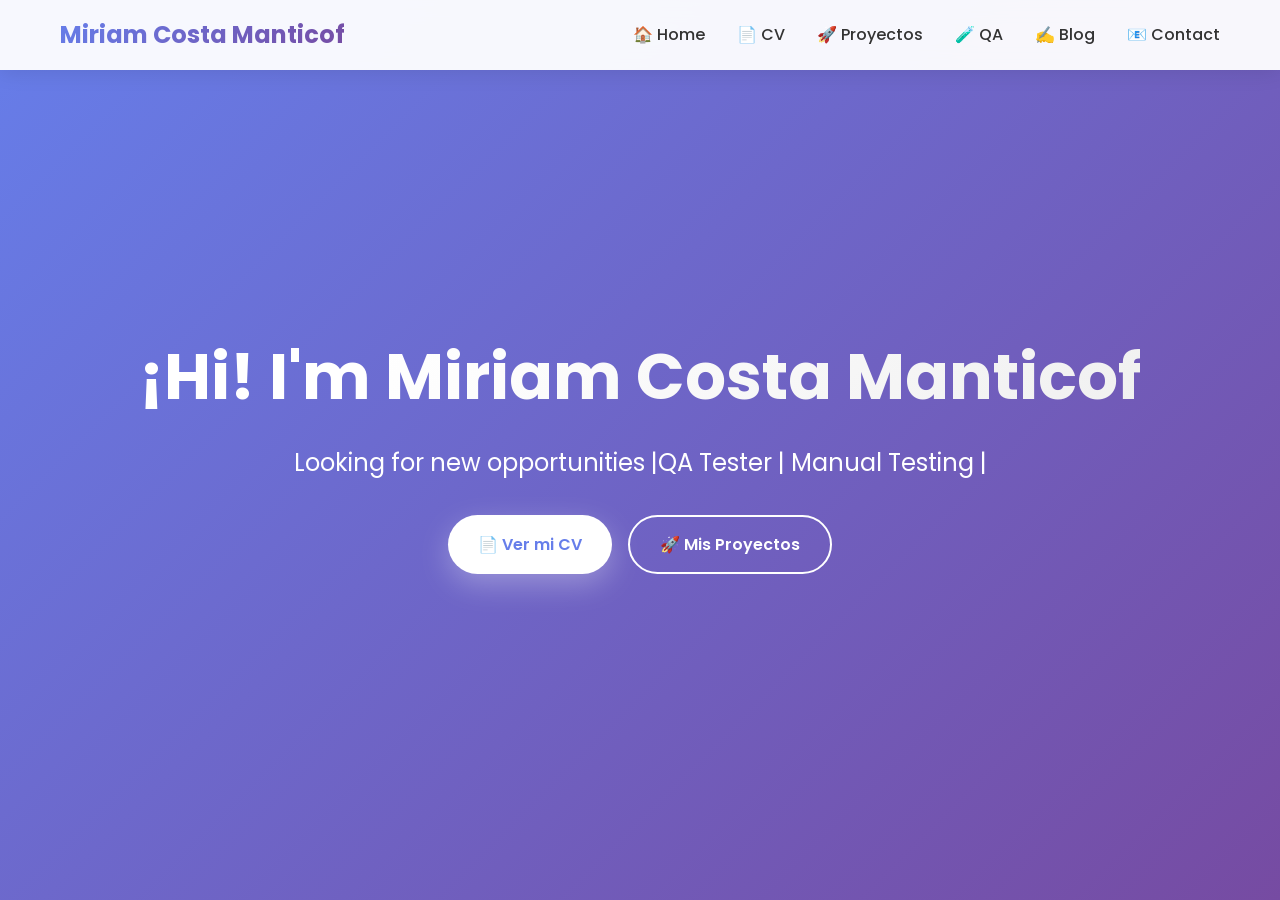
<file: index.html>
<!DOCTYPE html>
<html lang="es">
<head>
    <meta charset="UTF-8">
    <meta name="viewport" content="width=device-width, initial-scale=1.0">
    <title>Miriam Costa Manticof - Home</title>
    <link href="https://cdnjs.cloudflare.com/ajax/libs/font-awesome/6.4.0/css/all.min.css" rel="stylesheet">
    <link href="https://fonts.googleapis.com/css2?family=Poppins:wght@300;400;500;600;700&display=swap" rel="stylesheet">
    
    <!-- CSS COMPARTIDOS -->
    <link rel="stylesheet" href="variables.css">
    <link rel="stylesheet" href="general.css">
    <link rel="stylesheet" href="cv.css">
    
    <style>
        /* ESTILOS ESPECÍFICOS DEL HOME */
        .hero {
            min-height: 100vh;
            display: flex;
            align-items: center;
            justify-content: center;
            text-align: center;
            color: var(--white);
            padding: 0 20px;
        }

        .hero h1 {
            font-size: 4em;
            font-weight: 700;
            margin-bottom: 1rem;
            animation: fadeInUp 1s ease;
        }

        .hero .subtitle {
            font-size: 1.5em;
            margin-bottom: 2rem;
            opacity: 0.9;
            animation: fadeInUp 1s ease 0.2s both;
        }

        .cta-buttons {
            display: flex;
            gap: 1rem;
            justify-content: center;
            flex-wrap: wrap;
            animation: fadeInUp 1s ease 0.4s both;
        }

        .btn {
            padding: 15px 30px;
            border-radius: 50px;
            text-decoration: none;
            font-weight: 600;
            transition: all 0.3s ease;
            display: inline-flex;
            align-items: center;
            gap: 10px;
        }

        .btn-primary {
            background: var(--white);
            color: var(--primary-color);
            box-shadow: 0 10px 30px rgba(255,255,255,0.3);
        }

        .btn-secondary {
            background: transparent;
            color: var(--white);
            border: 2px solid var(--white);
        }

        .btn:hover {
            transform: translateY(-3px);
            box-shadow: 0 15px 40px rgba(0,0,0,0.2);
        }

        @keyframes fadeInUp {
            from {
                opacity: 0;
                transform: translateY(30px);
            }
            to {
                opacity: 1;
                transform: translateY(0);
            }
        }

        @media (max-width: 768px) {
            .hero h1 { font-size: 2.5em; }
            .cta-buttons { flex-direction: column; align-items: center; }
        }
    </style>
</head>
<body>
    <!-- NAVBAR -->
    <nav class="navbar">
        <div class="nav-container">
            <div class="logo">Miriam Costa Manticof </div>
            <ul class="nav-links">
                <li><a href="index.html">🏠 Home</a></li>
                <li><a href="cv.html">📄 CV</a></li>
                <li><a href="proyectos.html">🚀 Proyectos</a></li>
                <li><a href="qa.html">🧪 QA</a></li>
                <li><a href="blog.html">✍️ Blog</a></li>
                <li><a href="contact.html">📧 Contact</a></li>
            </ul>
        </div>
    </nav>

    <!-- HERO SECTION (SIN CONTENEDOR BLANCO) -->
    <section class="hero">
        <div>
            <h1>¡Hi! I'm <span style="background: linear-gradient(135deg, #fff 0%, #f0f0f0 100%); -webkit-background-clip: text; -webkit-text-fill-color: transparent;">Miriam Costa Manticof</span></h1>
            <p class="subtitle">Looking for new opportunities |QA Tester | Manual Testing | </p>
            <div class="cta-buttons">
                <a href="cv.html" class="btn btn-primary">📄 Ver mi CV</a>
                <a href="proyectos.html" class="btn btn-secondary">🚀 Mis Proyectos</a>
            </div>
        </div>
    </section>
</body>
</html>
</file>
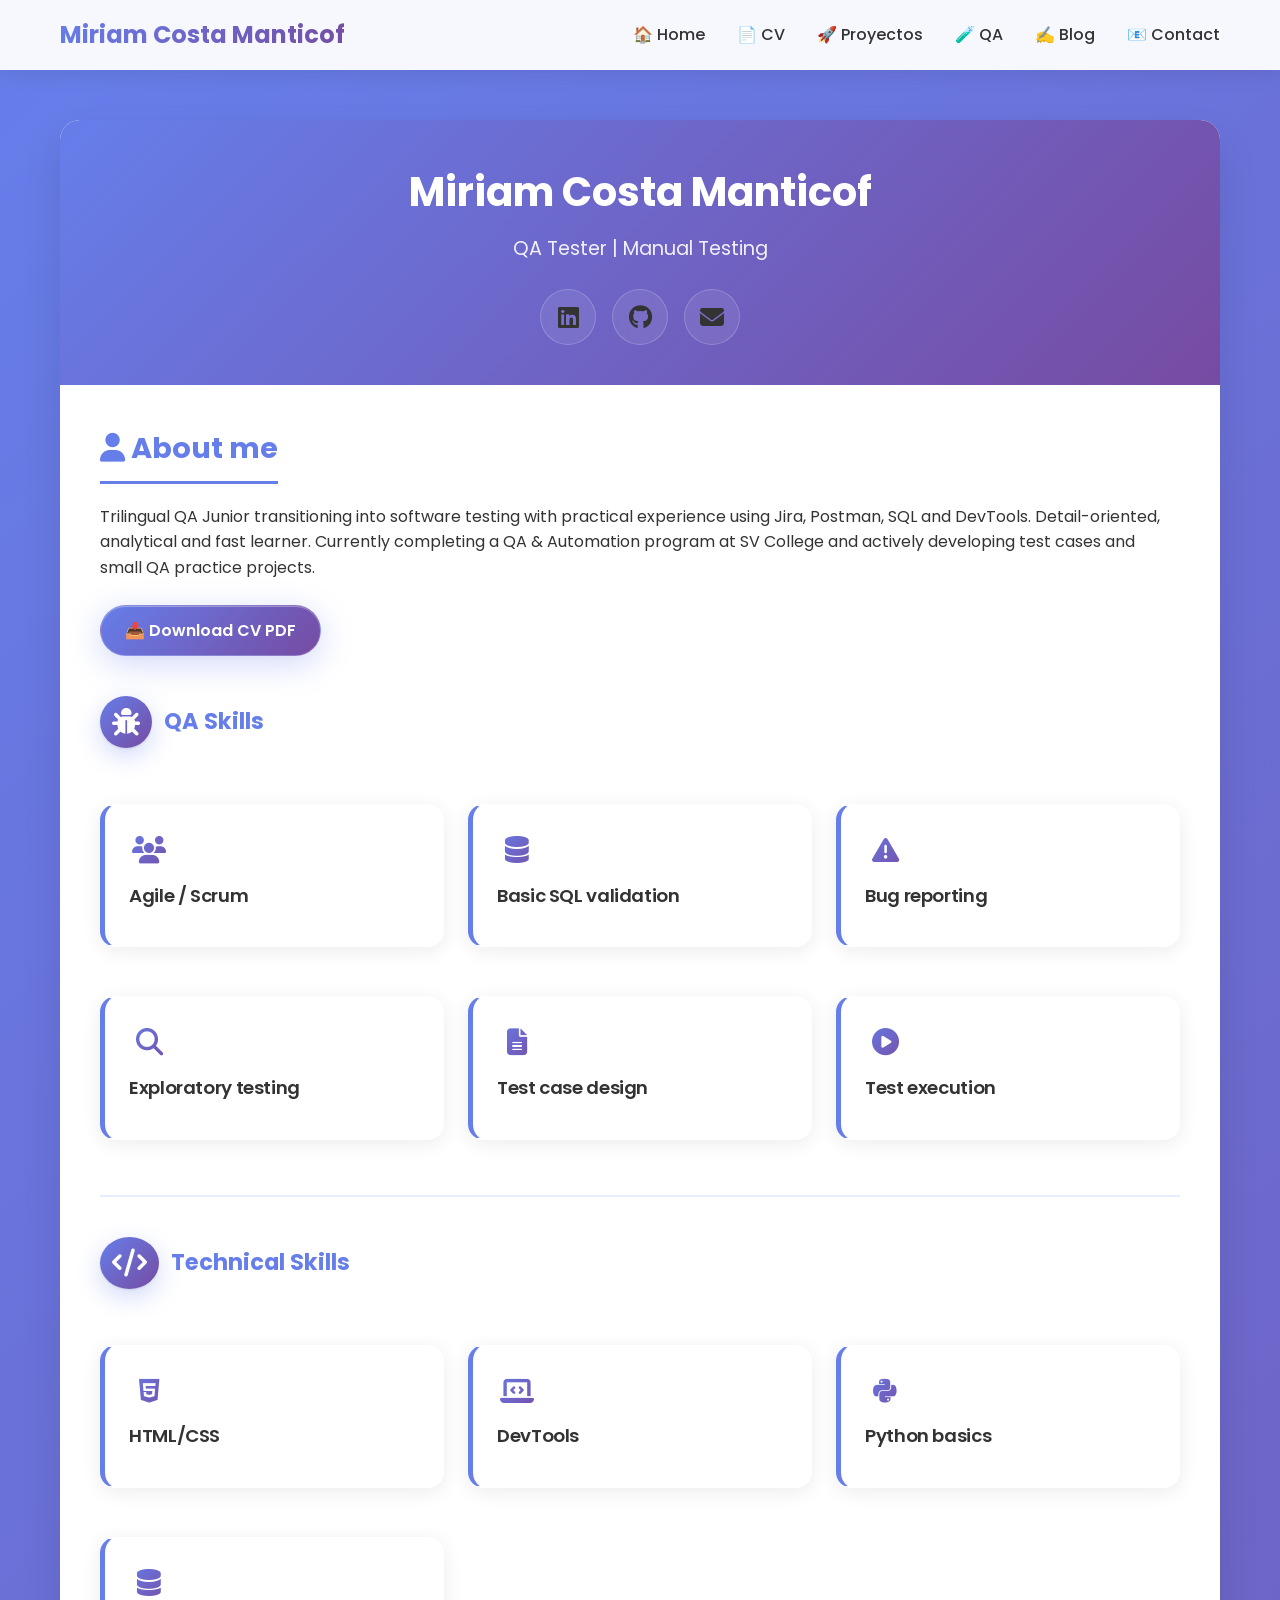
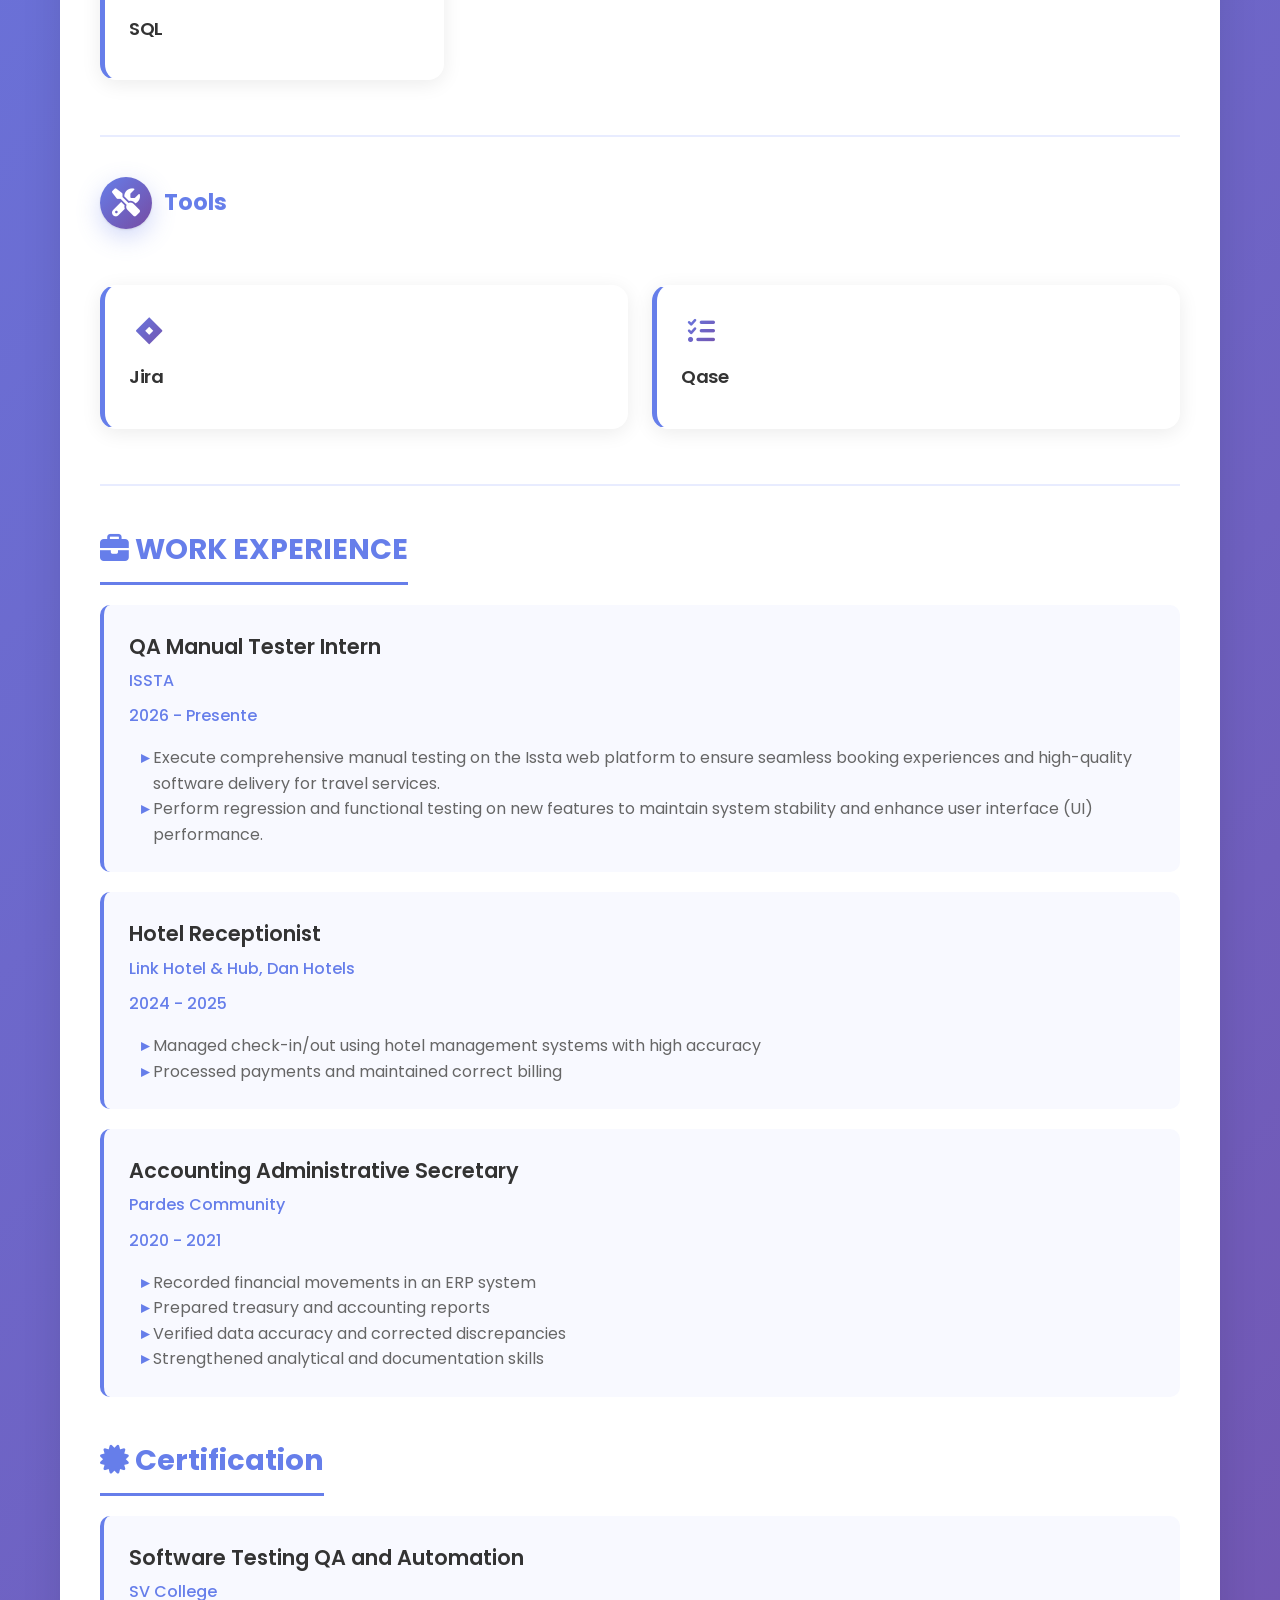
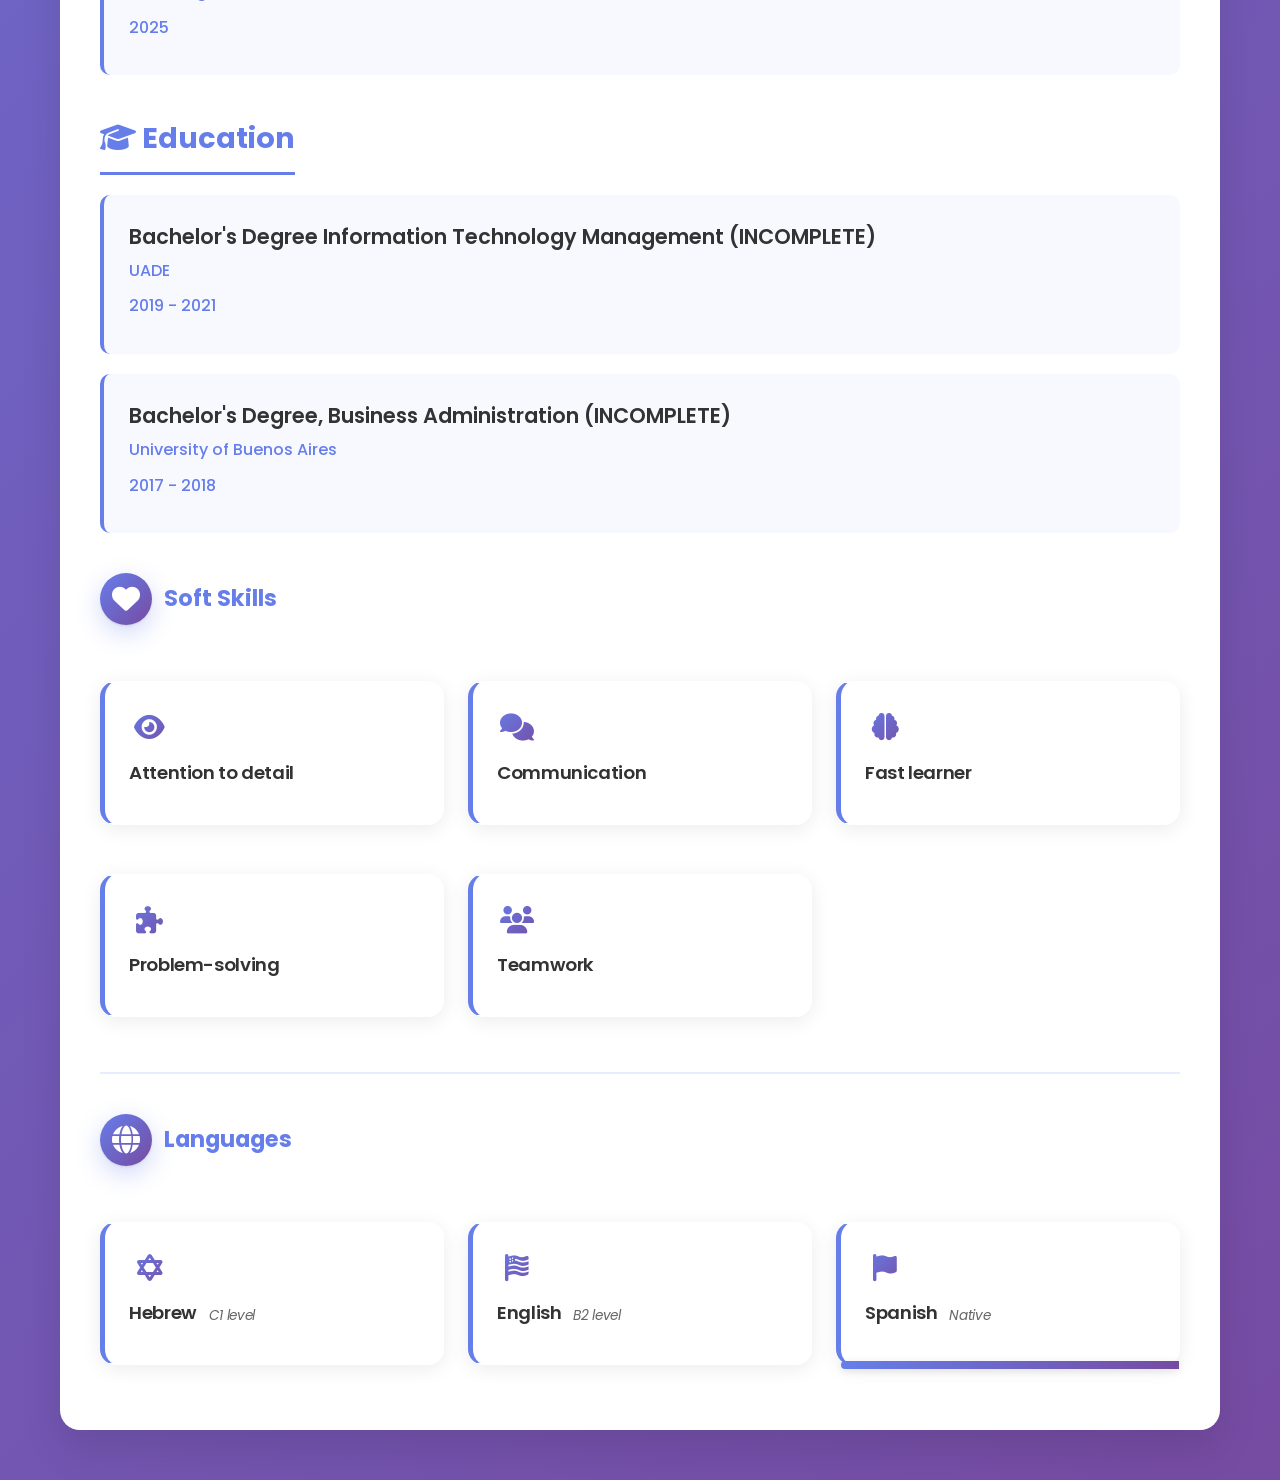
<file: cv.html>
<!DOCTYPE html>
<html lang="es">
<head>
    <meta charset="UTF-8">
    <meta name="viewport" content="width=device-width, initial-scale=1.0">
    <title>CV - Miriam Costa Manticof</title>
    <link href="https://cdnjs.cloudflare.com/ajax/libs/font-awesome/6.4.0/css/all.min.css" rel="stylesheet">
    <link href="https://fonts.googleapis.com/css2?family=Poppins:wght@300;400;500;600;700&display=swap" rel="stylesheet">
    <link rel="stylesheet" href="variables.css">
    <link rel="stylesheet" href="general.css">
    <link rel="stylesheet" href="cv.css">
</head>
<body>
    <!-- NAVBAR -->
    <nav class="navbar">
        <div class="nav-container">
            <div class="logo">Miriam Costa Manticof</div>
            <ul class="nav-links">
                <li><a href="index.html">🏠 Home</a></li>
                <li><a href="cv.html">📄 CV</a></li>
                <li><a href="proyectos.html">🚀 Proyectos</a></li>
                <li><a href="qa.html">🧪 QA</a></li>
                <li><a href="blog.html">✍️ Blog</a></li>
                <li><a href="contact.html">📧 Contact</a></li>
            </ul>
        </div>
    </nav>

    <div class="container">
        <div class="profile">
            <div class="profile-header">
                <h1>Miriam Costa Manticof</h1>
                <p class="profile-subtitle">QA Tester | Manual Testing</p>
                <div class="social-links">
                    <a href="https://www.linkedin.com/in/miriamcostamanticof/" target="_blank" aria-label="LinkedIn">
                        <i class="fab fa-linkedin"></i>
                    </a>
                    <a href="https://github.com/tuusuario" target="_blank" aria-label="GitHub">
                        <i class="fab fa-github"></i>
                    </a>
                    <a href="mailto:manticof.miri@gmail.com" aria-label="Email">
                        <i class="fas fa-envelope"></i>
                    </a>
                </div>
            </div>
            
            <div class="profile-content">
                <!-- ABOUT ME -->
                <section class="section" data-section="about">
                    <h2 class="section-title"><i class="fas fa-user"></i> About me</h2>
                    <p>Trilingual QA Junior transitioning into software testing with practical experience using Jira, Postman, SQL and DevTools. Detail-oriented, analytical and fast learner. Currently completing a QA & Automation program at SV College and actively developing test cases and small QA practice projects.</p>
                    <a href="Miriam-CV.pdf" download class="download-btn">📥 Download CV PDF</a>
                </section>

                <!-- QA SKILLS -->
                <section class="skills-section" data-skills="qa">
                    <h4><i class="fas fa-bug"></i> QA Skills</h4>
                    <div class="skills-grid">
                        <div class="skill-item" data-progress="90">
                            <div class="skill-icon"><i class="fas fa-users"></i></div>
                            <h3>Agile / Scrum</h3>
                        </div>
                        <div class="skill-item" data-progress="80">
                            <div class="skill-icon"><i class="fas fa-database"></i></div>
                            <h3>Basic SQL validation</h3>
                        </div>
                        <div class="skill-item" data-progress="95">
                            <div class="skill-icon"><i class="fas fa-exclamation-triangle"></i></div>
                            <h3>Bug reporting</h3>
                        </div>
                        <div class="skill-item" data-progress="92">
                            <div class="skill-icon"><i class="fas fa-search"></i></div>
                            <h3>Exploratory testing</h3>
                        </div>
                        <div class="skill-item" data-progress="88">
                            <div class="skill-icon"><i class="fas fa-file-alt"></i></div>
                            <h3>Test case design</h3>
                        </div>
                        <div class="skill-item" data-progress="90">
                            <div class="skill-icon"><i class="fas fa-play-circle"></i></div>
                            <h3>Test execution</h3>
                        </div>
                    </div>
                </section>

                <!-- TECHNICAL SKILLS -->
                <section class="skills-section" data-skills="technical">
                    <h4><i class="fas fa-code"></i> Technical Skills</h4>
                    <div class="skills-grid">
                        <div class="skill-item" data-progress="95">
                            <div class="skill-icon"><i class="fab fa-html5"></i></div>
                            <h3>HTML/CSS</h3>
                        </div>
                        <div class="skill-item" data-progress="90">
                            <div class="skill-icon"><i class="fas fa-laptop-code"></i></div>
                            <h3>DevTools</h3>
                        </div>
                        <div class="skill-item" data-progress="75">
                            <div class="skill-icon"><i class="fab fa-python"></i></div>
                            <h3>Python basics</h3>
                        </div>
                        <div class="skill-item" data-progress="80">
                            <div class="skill-icon"><i class="fas fa-database"></i></div>
                            <h3>SQL</h3>
                        </div>
                    </div>
                </section>

                <!-- TOOLS -->
                <section class="skills-section" data-skills="tools">
                    <h4><i class="fas fa-tools"></i> Tools</h4>
                    <div class="skills-grid">
                        <div class="skill-item" data-progress="95">
                            <div class="skill-icon"><i class="fab fa-jira"></i></div>
                            <h3>Jira</h3>
                        </div>
                        <div class="skill-item" data-progress="90">
                            <div class="skill-icon"><i class="fas fa-list-check"></i></div>
                            <h3>Qase</h3>
                        </div>
                    </div>
                </section>

                <!-- WORK EXPERIENCE -->
                <section class="section" data-section="experience">
                    <h2 class="section-title"><i class="fas fa-briefcase"></i> WORK EXPERIENCE</h2>
                    
                    <article class="experience-item">
                        <h3 class="item-title">QA Manual Tester Intern</h3>
                        <p class="item-company">ISSTA</p>
                        <p class="item-date">2026 - Presente</p>
                        <ul>
                            <li>Execute comprehensive manual testing on the Issta web platform to ensure seamless booking experiences and high-quality software delivery for travel services.</li>
                            <li>Perform regression and functional testing on new features to maintain system stability and enhance user interface (UI) performance.</li>
                        </ul>
                    </article>

                    <article class="experience-item">
                        <h3 class="item-title">Hotel Receptionist</h3>
                        <p class="item-company">Link Hotel & Hub, Dan Hotels</p>
                        <p class="item-date">2024 - 2025</p>
                        <ul>
                            <li>Managed check-in/out using hotel management systems with high accuracy</li>
                            <li>Processed payments and maintained correct billing</li>
                        </ul>
                    </article>

                    <article class="experience-item">
                        <h3 class="item-title">Accounting Administrative Secretary</h3>
                        <p class="item-company">Pardes Community</p>
                        <p class="item-date">2020 - 2021</p>
                        <ul>
                            <li>Recorded financial movements in an ERP system</li>
                            <li>Prepared treasury and accounting reports</li>
                            <li>Verified data accuracy and corrected discrepancies</li>
                            <li>Strengthened analytical and documentation skills</li>
                        </ul>
                    </article>
                </section>

                <!-- CERTIFICATIONS -->
                <section class="section" data-section="certification">
                    <h2 class="section-title"><i class="fas fa-certificate"></i> Certification</h2>
                    <article class="education-item">
                        <h3 class="item-title">Software Testing QA and Automation</h3>
                        <p class="item-company">SV College</p>
                        <p class="item-date">2025</p>
                    </article>
                </section>

                <!-- EDUCATION -->
                <section class="section" data-section="education">
                    <h2 class="section-title"><i class="fas fa-graduation-cap"></i> Education</h2>
                    <article class="education-item">
                        <h3 class="item-title">Bachelor's Degree Information Technology Management (INCOMPLETE)</h3>
                        <p class="item-company">UADE</p>
                        <p class="item-date">2019 - 2021</p>
                    </article>
                    <article class="education-item">
                        <h3 class="item-title">Bachelor's Degree, Business Administration (INCOMPLETE)</h3>
                        <p class="item-company">University of Buenos Aires</p>
                        <p class="item-date">2017 - 2018</p>
                    </article>
                </section>

                <!-- SOFT SKILLS -->
                <section class="skills-section" data-skills="soft">
                    <h4><i class="fas fa-heart"></i> Soft Skills</h4>
                    <div class="skills-grid">
                        <div class="skill-item" data-progress="98">
                            <div class="skill-icon"><i class="fas fa-eye"></i></div>
                            <h3>Attention to detail</h3>
                        </div>
                        <div class="skill-item" data-progress="90">
                            <div class="skill-icon"><i class="fas fa-comments"></i></div>
                            <h3>Communication</h3>
                        </div>
                        <div class="skill-item" data-progress="95">
                            <div class="skill-icon"><i class="fas fa-brain"></i></div>
                            <h3>Fast learner</h3>
                        </div>
                        <div class="skill-item" data-progress="92">
                            <div class="skill-icon"><i class="fas fa-puzzle-piece"></i></div>
                            <h3>Problem-solving</h3>
                        </div>
                        <div class="skill-item" data-progress="93">
                            <div class="skill-icon"><i class="fas fa-users"></i></div>
                            <h3>Teamwork</h3>
                        </div>
                    </div>
                </section>

                <!-- LANGUAGES -->
                <section class="skills-section" data-skills="languages">
                    <h4><i class="fas fa-globe"></i> Languages</h4>
                    <div class="skills-grid">
                        <div class="skill-item" data-progress="95">
                            <div class="skill-icon"><i class="fas fa-star-of-david"></i></div>
                            <h3>Hebrew <small>C1 level</small></h3>
                        </div>
                        <div class="skill-item" data-progress="85">
                            <div class="skill-icon"><i class="fas fa-flag-usa"></i></div>
                            <h3>English <small>B2 level</small></h3>
                        </div>
                        <div class="skill-item" data-progress="100">
                            <div class="skill-icon"><i class="fas fa-flag"></i></div>
                            <h3>Spanish <small>Native</small></h3>
                        </div>
                    </div>
                </section>

                <!-- CONTACT -->
                
                    </div>
                </section>
            </div>
        </div>
    </div>
</body>
</html>
</file>
<file: variables.css>
:root {
    /* Colores principales */
    --primary-gradient: linear-gradient(135deg, #667eea 0%, #764ba2 100%);
    --primary-color: #667eea;
    --secondary-color: #764ba2;
    --text-primary: #333;
    --text-secondary: #666;
    --bg-light: #f8f9ff;
    --white: #ffffff;
    --shadow-light: rgba(0,0,0,0.1);
    --shadow-medium: rgba(0,0,0,0.2);
    
    /* Tipografía */
    --font-family: 'Poppins', sans-serif;
    --font-size-base: 1rem;
    
    /* Espaciado */
    --spacing-sm: 1rem;
    --spacing-md: 2rem;
    --spacing-lg: 3rem;
    
    /* Bordes y sombras */
    --border-radius: 10px;
    --border-radius-lg: 20px;
    --box-shadow: 0 10px 30px var(--shadow-light);
}
</file>
<file: general.css>
* { margin: 0; padding: 0; box-sizing: border-box; }

body {
    font-family: var(--font-family);
    line-height: 1.6;
    color: var(--text-primary);
    background: var(--primary-gradient);
    min-height: 100vh;
}

/* NAVBAR */
.navbar {
    position: fixed;
    top: 0;
    width: 100%;
    background: rgba(255,255,255,0.95);
    backdrop-filter: blur(10px);
    z-index: 1000;
    padding: 1rem 0;
    box-shadow: 0 2px 20px var(--shadow-light);
}

.nav-container {
    max-width: 1200px;
    margin: 0 auto;
    padding: 0 20px;
    display: flex;
    justify-content: space-between;
    align-items: center;
}

.logo {
    font-size: 1.5em;
    font-weight: 700;
    background: var(--primary-gradient);
    -webkit-background-clip: text;
    -webkit-text-fill-color: transparent;
}

.nav-links {
    display: flex;
    list-style: none;
    gap: 2rem;
}

.nav-links a {
    color: var(--text-primary);
    text-decoration: none;
    font-weight: 500;
    transition: all 0.3s ease;
    position: relative;
}

.nav-links a:hover { color: var(--primary-color); }

.nav-links a::after {
    content: '';
    position: absolute;
    width: 0;
    height: 2px;
    bottom: -5px;
    left: 0;
    background: var(--primary-gradient);
    transition: width 0.3s ease;
}

.nav-links a:hover::after { width: 100%; }

/* CONTAINER */
.container {
    max-width: 1200px;
    margin: 0 auto;
    padding: 120px 20px 20px;
}

/* PROFILE CONTAINER */
.profile {
    background: var(--white);
    border-radius: var(--border-radius-lg);
    box-shadow: 0 20px 40px var(--shadow-light);
    overflow: hidden;
    margin-bottom: 30px;
}

.profile-header {
    background: var(--primary-gradient);
    color: var(--white);
    padding: 40px;
    text-align: center;
}

.profile-pic {
    width: 150px;
    height: 150px;
    border-radius: 50%;
    border: 5px solid var(--white);
    margin: 0 auto 20px;
    background: #ddd;
}

.profile h1 {
    font-size: 2.5em;
    margin-bottom: 10px;
    font-weight: 700;
}

.profile-subtitle {
    font-size: 1.2em;
    opacity: 0.9;
    margin-bottom: 20px;
}

.social-links {
    display: flex;
    justify-content: center;
    gap: 20px;
    margin-top: 20px;
}

.social-links a {
    color: var(--white);
    font-size: 1.5em;
    transition: transform 0.3s ease;
}

.social-links a:hover { transform: translateY(-3px); }

.profile-content { padding: 40px; }

/* SECTIONS */
.section { margin-bottom: 40px; }

.section-title {
    font-size: 1.8em;
    color: var(--primary-color);
    margin-bottom: 20px;
    padding-bottom: 10px;
    border-bottom: 3px solid var(--primary-color);
    display: inline-block;
}

/* GRIDS */
.skills-grid {
    display: grid;
    grid-template-columns: repeat(auto-fit, minmax(200px, 1fr));
    gap: 20px;
    margin-top: 20px;
}

.projects-grid {
    display: grid;
    grid-template-columns: repeat(auto-fit, minmax(300px, 1fr));
    gap: 20px;
    margin-top: 20px;
}

/* ITEMS */
.skill-item, .experience-item, .education-item, .project-item {
    background: var(--bg-light);
    padding: 25px;
    border-radius: var(--border-radius);
    margin-bottom: 20px;
    border-left: 4px solid var(--primary-color);
    transition: all 0.3s ease;
}

.skill-item:hover, .experience-item:hover, .education-item:hover, .project-item:hover {
    transform: translateY(-5px);
    box-shadow: 0 10px 25px var(--shadow-light);
}

.skill-icon {
    font-size: 2.5em;
    color: var(--primary-color);
    margin-bottom: 10px;
}

.item-title {
    font-size: 1.3em;
    font-weight: 600;
    color: var(--text-primary);
    margin-bottom: 5px;
}

.item-company, .item-date {
    color: var(--primary-color);
    font-weight: 500;
    margin-bottom: 10px;
}

.item-description {
    color: var(--text-secondary);
    margin-bottom: 15px;
}

/* CONTACT */
.contact-info {
    display: flex;
    flex-wrap: wrap;
    gap: 20px;
    margin-top: 20px;
}

.contact-item {
    display: flex;
    align-items: center;
    gap: 10px;
    color: var(--text-secondary);
}

.contact-item i {
    color: var(--primary-color);
    width: 20px;
}

/* BOTONES */
.download-btn {
    display: inline-block;
    background: var(--primary-gradient);
    color: var(--white);
    padding: 12px 30px;
    border-radius: 50px;
    text-decoration: none;
    font-weight: 600;
    margin-top: 20px;
    transition: transform 0.3s ease;
}

.download-btn:hover {
    transform: translateY(-2px);
    color: var(--white);
}

/* RESPONSIVE */
@media (max-width: 768px) {
    .container { padding: 10px; }
    .profile-header { padding: 30px 20px; }
    .profile h1 { font-size: 2em; }
    .profile-content { padding: 30px 20px; }
    .nav-links { gap: 1rem; }
}
/* Importar skills */
@import url('cv.css');
@import url('variables.css');
@import url('contact.css');
</file>
<file: cv.css>
/* ========================================
   🎨 CV MODERNO 2024 - LISTO PARA COPY-PASTE
======================================= */

/* ========================================
   🎯 SISTEMA DE SKILLS MODERNO
======================================= */
.skills-category,
.skills-section {
    margin-bottom: 40px;
    padding-bottom: 30px;
    border-bottom: 2px solid #e8ecff;
}

.skills-category:last-child,
.skills-section:last-child {
    border-bottom: none;
    margin-bottom: 0;
    padding-bottom: 0;
}

/* 🔥 TÍTULOS h4 MODERNOS */
.skills-category h4,
.skills-section h4 {
    color: var(--primary-color);
    font-size: 1.4em;
    font-weight: 700;
    margin-bottom: 25px;
    display: flex;
    align-items: center;
    gap: 12px;
    
    /* Subrayado gradiente animado */
    border-bottom: 4px solid transparent;
    background: linear-gradient(90deg, var(--primary-color), var(--secondary-color)) bottom / 0% 4px no-repeat;
    transition: background-size 0.4s ease;
    padding-bottom: 12px;
    margin-bottom: 2.5rem;
}

.skills-category h4:hover,
.skills-section h4:hover {
    background-size: 100% 4px;
}

/* 🎨 CÍRCULO ÍCONO h4 */
.skills-category h4 i,
.skills-section h4 i {
    font-size: 1.25em;
    background: linear-gradient(135deg, var(--primary-color), var(--secondary-color));
    color: white;
    padding: 12px;
    border-radius: 50%;
    box-shadow: 0 8px 24px rgba(102, 126, 234, 0.3), 0 1px 2px rgba(0,0,0,0.1);
    transition: all 0.3s ease;
}

.skills-category h4:hover i,
.skills-section h4:hover i {
    transform: scale(1.05);
    box-shadow: 0 12px 32px rgba(102, 126, 234, 0.4);
}

/* 🃏 SKILL CARDS GLASSMORPHISM */
.skill-item {
    position: relative;
    margin-bottom: 25px;
    padding: 24px;
    background: rgba(255, 255, 255, 0.08);
    backdrop-filter: blur(12px);
    border: 1px solid rgba(255,255,255,0.12);
    border-radius: 16px;
    border-left: 5px solid var(--primary-color);
    transition: all 0.3s cubic-bezier(0.4, 0, 0.2, 1);
    box-shadow: 0 4px 20px rgba(0,0,0,0.08);
}

.skill-item:hover {
    transform: translateY(-4px);
    box-shadow: 0 20px 40px rgba(0,0,0,0.12);
}

/* Barra de progreso */
.skill-item::before {
    content: '';
    position: absolute;
    bottom: -5px;
    left: 0;
    height: 8px;
    background: linear-gradient(90deg, var(--primary-color), var(--secondary-color));
    border-radius: 4px 0 0 4px;
    width: 0;
    animation: skillProgress 2s cubic-bezier(0.4, 0, 0.2, 1) forwards;
    box-shadow: 0 2px 8px rgba(0,0,0,0.1);
}

.skill-item[data-progress="75"]::before { animation-delay: 0.1s; }
.skill-item[data-progress="80"]::before { animation-delay: 0.2s; }
.skill-item[data-progress="85"]::before { animation-delay: 0.3s; }
.skill-item[data-progress="88"]::before { animation-delay: 0.4s; }
.skill-item[data-progress="90"]::before { animation-delay: 0.5s; }
.skill-item[data-progress="92"]::before { animation-delay: 0.6s; }
.skill-item[data-progress="93"]::before { animation-delay: 0.7s; }
.skill-item[data-progress="95"]::before { animation-delay: 0.8s; }
.skill-item[data-progress="98"]::before { animation-delay: 0.9s; }
.skill-item[data-progress="100"]::before { animation-delay: 1s; width: 100% !important; }

@keyframes skillProgress {
    to { width: attr(data-progress "%"); }
}

/* Tipografía moderna */
.skill-item h3 {
    font-size: 1.15em;
    font-weight: 600;
    margin-bottom: 14px;
    letter-spacing: -0.02em;
    line-height: 1.4;
    display: flex;
    align-items: center;
    gap: 12px;
    color: var(--text-primary);
}

.skill-icon {
    font-size: 1.7em;
    background: linear-gradient(135deg, var(--primary-color), var(--secondary-color));
    -webkit-background-clip: text;
    -webkit-text-fill-color: transparent;
    background-clip: text;
    width: 40px;
    text-align: center;
    flex-shrink: 0;
}

.skill-item small {
    font-size: 0.85rem;
    color: var(--text-secondary);
    font-weight: 400;
    display: block;
    margin-top: 0.25rem;
    font-style: italic;
}

/* Grid espacioso */
.skills-grid {
    display: grid;
    grid-template-columns: repeat(auto-fit, minmax(300px, 1fr));
    gap: 24px;
    margin-top: 20px;
}

/* ========================================
   📋 EXPERIENCIA Y BOTONES
======================================= */
.experience-item ul,
.education-item ul {
    color: var(--text-secondary);
    margin-top: 1rem;
    padding-left: 1.5rem;
}

.experience-item ul li::marker,
.education-item ul li::marker {
    content: "▸ ";
    color: var(--primary-color);
    font-weight: 600;
}

.download-btn {
    display: inline-flex;
    align-items: center;
    gap: 0.5rem;
    margin-top: 1.5rem;
    padding: 0.75rem 1.5rem;
    background: var(--primary-gradient);
    color: white;
    text-decoration: none;
    border-radius: 50px;
    font-weight: 600;
    transition: all 0.3s ease;
    backdrop-filter: blur(12px);
    border: 1px solid rgba(255,255,255,0.2);
    box-shadow: 0 8px 32px rgba(102, 126, 234, 0.3), inset 0 1px 0 rgba(255,255,255,0.3);
}

.download-btn:hover {
    transform: translateY(-2px);
}

/* ========================================
   🌐 SOCIAL Y CONTACTO MODERNO
======================================= */
.social-links {
    display: flex;
    gap: 1rem;
    margin-top: 1.5rem;
}

.social-links a {
    display: flex;
    align-items: center;
    justify-content: center;
    width: 56px;
    height: 56px;
    background: rgba(255,255,255,0.08);
    backdrop-filter: blur(16px);
    border: 1px solid rgba(255,255,255,0.2);
    border-radius: 50%;
    color: var(--text-primary);
    text-decoration: none;
    transition: all 0.3s ease;
}

.social-links a:hover {
    border-color: var(--primary-color);
    box-shadow: 0 12px 32px rgba(102, 126, 234, 0.3);
    color: white;
}

.contact-info {
    display: grid;
    grid-template-columns: repeat(auto-fit, minmax(250px, 1fr));
    gap: 1.5rem;
    margin-top: 1.5rem;
}

.contact-item {
    display: flex;
    align-items: center;
    gap: 1rem;
    padding: 1.25rem;
    background: rgba(255,255,255,0.08);
    backdrop-filter: blur(12px);
    border: 1px solid rgba(255,255,255,0.15);
    border-radius: 20px;
    transition: all 0.3s ease;
}

.contact-item:hover {
    border-color: var(--primary-color);
    transform: translateX(4px);
}

.contact-item i {
    font-size: 1.25rem;
    color: var(--primary-color);
    width: 30px;
}

/* ========================================
   📱 RESPONSIVE
======================================= */
@media (max-width: 768px) {
    .skills-grid { 
        grid-template-columns: 1fr; 
        gap: 20px; 
    }
    .social-links a { width: 48px; height: 48px; }
    .contact-info { grid-template-columns: 1fr; }
    .skills-category h4,
    .skills-section h4 { font-size: 1.2rem; }
}

/* ========================================
   ✨ ANIMACIONES
======================================= */
@keyframes fadeInUp {
    from { opacity: 0; transform: translateY(30px); }
    to { opacity: 1; transform: translateY(0); }
}

.section { animation: fadeInUp 0.8s ease-out; }
</file>
